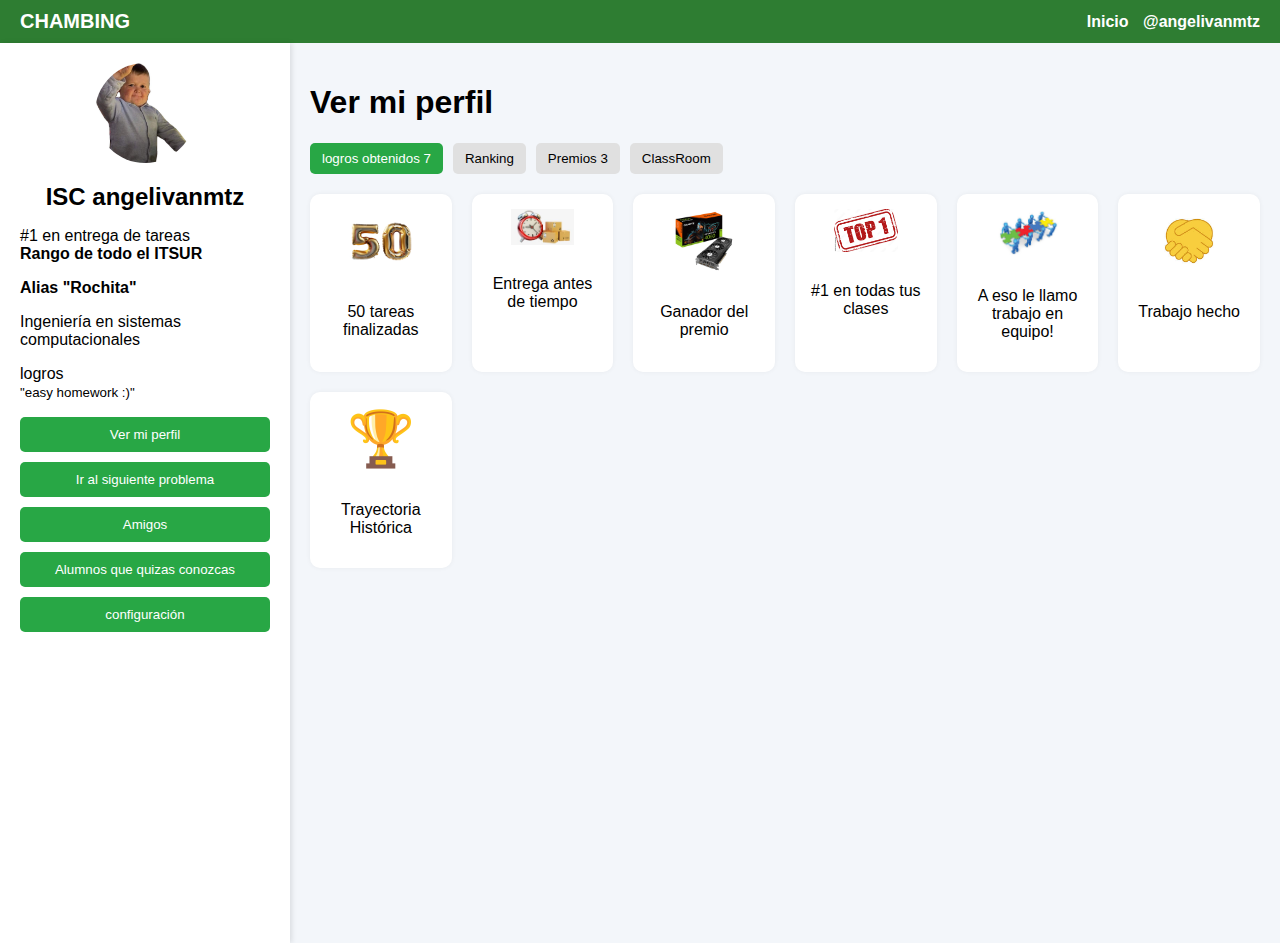
<file: index.html>
<!DOCTYPE html>
<html lang="es">
<head>
  <meta charset="UTF-8" />
  <meta name="viewport" content="width=device-width, initial-scale=1.0" />
  <title>CHAMBING-Perfil de Usuario</title>
  <link rel="stylesheet" href="csS/estilos.css" />
</head>
<body>
  <header class="header">
    <div class="navbar">
        <h1>CHAMBING</h1>
        <nav>
          <!--ESTE BOTON ES FUNCIONAL, PERMITE ABRIR LA VISTA DEL INICIO-->
            <a href="Menu.html">Inicio</a>
            <span class="user">@angelivanmtz</span>
        </nav>
    </div>
</header>
  <div class="contenedor">
    <aside class="barra-lateral">
      <div class="foto-perfil"></div>
      <h2>ISC angelivanmtz</h2>
      <p>#1 en entrega de tareas<br><strong>Rango de todo el ITSUR</strong></p>
      <p><strong>Alias "Rochita"</strong></p>
      <p>Ingeniería en sistemas computacionales</p>
      <p>logros<br><small>"easy homework :)"</small></p>
      <nav>
        <button>Ver mi perfil</button>
        <!--ESTE BOTON ES FUNCIONAL, PERMITE ABRIR LA VISTA DEL EJERCICIO-->
        <a href="ejercicio.html" target="_blank">
          <button >Ir al siguiente problema</button>
        </a>  
        <button>Amigos</button>
        <button>Alumnos que quizas conozcas</button>
        <button>configuración</button>
      </nav>
    </aside>

    <main class="perfil-principal">
      <h1>Ver mi perfil</h1>
      <div class="pestañas">
        <button class="activa">logros obtenidos <span class="insignia-cantidad">7</span></button>
        <button>Ranking</button>
        <button>Premios <span class="insignia-cantidad">3</span></button>
        <button>ClassRoom</button>
      </div>

      <div class="insignias">
        <div class="insignia">
          <img src="img/h.png"/>
          <p>50 tareas finalizadas</p>
        </div>
        <div class="insignia">
          <img src="img/a.jfif"/>
          <p>Entrega antes de tiempo</p>
        </div>
        <div class="insignia">
          <img src="img/d.jpg"/>
          <p>Ganador del premio</p>
        </div>
        <div class="insignia">
          <img src="img/t.jpg"/>
          <p>#1 en todas tus clases</p>
        </div>
        <div class="insignia">
          <img src="img/descarga.jfif"/>
          <p>A eso le llamo trabajo en equipo!</p>
        </div>
        <div class="insignia">
          <img src="img/images.jfif"/>
          <p>Trabajo hecho</p>
        </div>
        <div class="insignia">
          <img src="img/1f3c6.png"/>
          <p>Trayectoria Histórica</p>
        </div>
      </div>
    </main>
  </div>
</body>
</html>
</file>
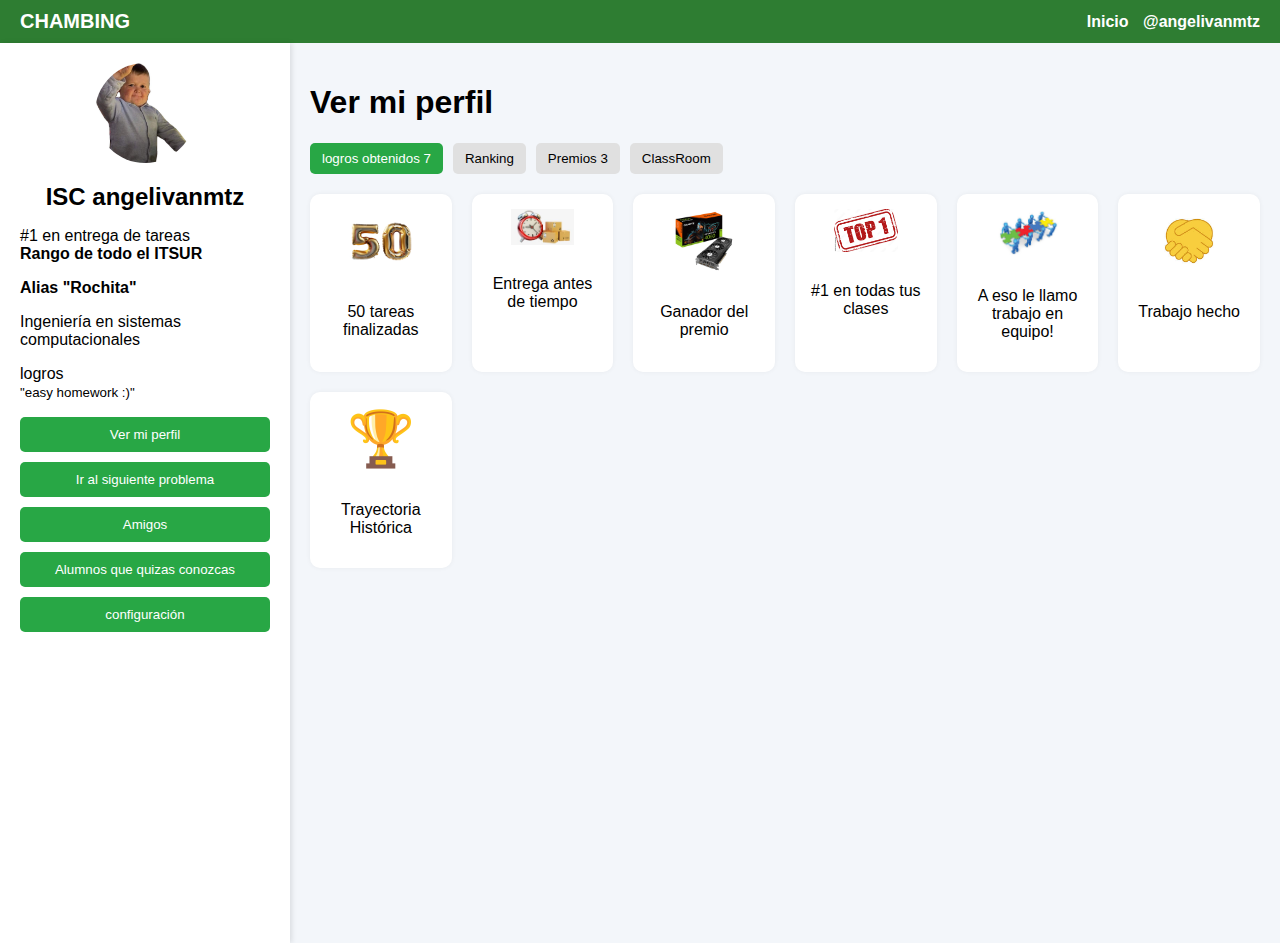
<file: Front-End-JulioCesarDiazPerez/index.html>
<!DOCTYPE html>
<html lang="es">
<head>
  <meta charset="UTF-8" />
  <meta name="viewport" content="width=device-width, initial-scale=1.0" />
  <title>CHAMBING-Perfil de Usuario</title>
  <link rel="stylesheet" href="csS/estilos.css" />
</head>
<body>
  <header class="header">
    <div class="navbar">
        <h1>CHAMBING</h1>
        <nav>
          <!--ESTE BOTON ES FUNCIONAL, PERMITE ABRIR LA VISTA DEL INICIO-->
            <a href="Menu.html">Inicio</a>
            <span class="user">@angelivanmtz</span>
        </nav>
    </div>
</header>
  <div class="contenedor">
    <aside class="barra-lateral">
      <div class="foto-perfil"></div>
      <h2>ISC angelivanmtz</h2>
      <p>#1 en entrega de tareas<br><strong>Rango de todo el ITSUR</strong></p>
      <p><strong>Alias "Rochita"</strong></p>
      <p>Ingeniería en sistemas computacionales</p>
      <p>logros<br><small>"easy homework :)"</small></p>
      <nav>
        <button>Ver mi perfil</button>
        <!--ESTE BOTON ES FUNCIONAL, PERMITE ABRIR LA VISTA DEL EJERCICIO-->
        <a href="ejercicio.html" target="_blank">
          <button >Ir al siguiente problema</button>
        </a>  
        <button>Amigos</button>
        <button>Alumnos que quizas conozcas</button>
        <button>configuración</button>
      </nav>
    </aside>

    <main class="perfil-principal">
      <h1>Ver mi perfil</h1>
      <div class="pestañas">
        <button class="activa">logros obtenidos <span class="insignia-cantidad">7</span></button>
        <button>Ranking</button>
        <button>Premios <span class="insignia-cantidad">3</span></button>
        <button>ClassRoom</button>
      </div>

      <div class="insignias">
        <div class="insignia">
          <img src="img/h.png"/>
          <p>50 tareas finalizadas</p>
        </div>
        <div class="insignia">
          <img src="img/a.jfif"/>
          <p>Entrega antes de tiempo</p>
        </div>
        <div class="insignia">
          <img src="img/d.jpg"/>
          <p>Ganador del premio</p>
        </div>
        <div class="insignia">
          <img src="img/t.jpg"/>
          <p>#1 en todas tus clases</p>
        </div>
        <div class="insignia">
          <img src="img/descarga.jfif"/>
          <p>A eso le llamo trabajo en equipo!</p>
        </div>
        <div class="insignia">
          <img src="img/images.jfif"/>
          <p>Trabajo hecho</p>
        </div>
        <div class="insignia">
          <img src="img/1f3c6.png"/>
          <p>Trayectoria Histórica</p>
        </div>
      </div>
    </main>
  </div>
</body>
</html>
</file>
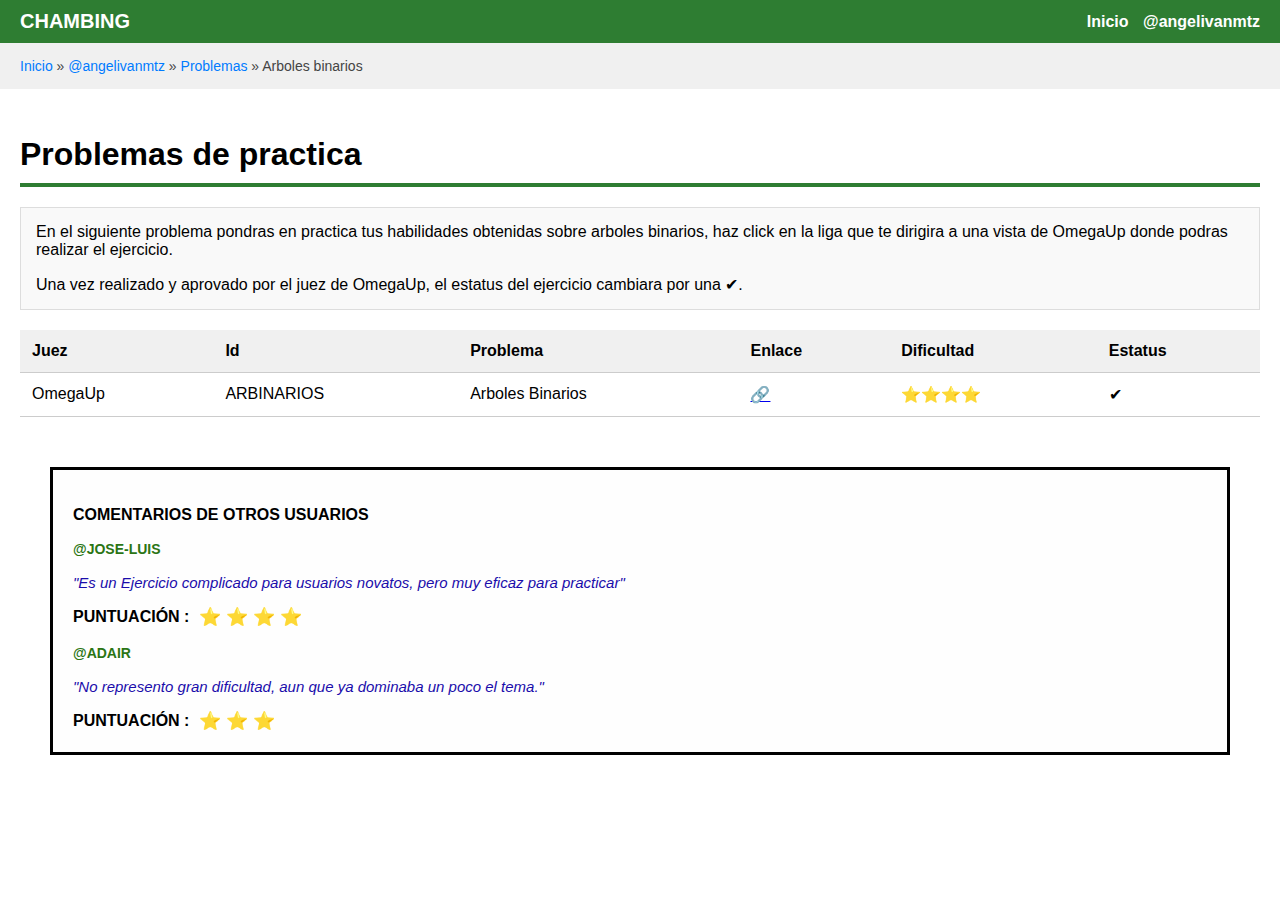
<file: ejercicio.html>
<!DOCTYPE html>
<html lang="es">
<head>
    <meta charset="UTF-8">
    <title>CHAMBING-Problema-ARBINARIOS</title>
    <link rel="stylesheet" href="csS/ejerciciostyle.css">
</head>
<body>
    <header class="header">
        <div class="navbar">
            <h1>CHAMBING</h1>
            <nav>
                <!--ESTE BOTON ES FUNCIONAL, PERMITE ABRIR LA VISTA DEL INICIO-->
                <a href="Menu.html">Inicio</a>
                <span class="user">@angelivanmtz</span>
            </nav>
        </div>
    </header>

    <main>
        <nav class="breadcrumb">
            <!--ESTE BOTON ES FUNCIONAL, PERMITE ABRIR LA VISTA DEL INICIO-->
            <a href="Menu.html">Inicio</a> »
            <!--ESTE BOTON ES FUNCIONAL, PERMITE ABRIR LA VISTA DEL PERFIL-->
            <a href="index.html">@angelivanmtz</a> »
            <a href="#">Problemas</a> »
            <span>Arboles binarios</span>
        </nav>

        <section class="main-content">
            <h2>Problemas de practica</h2>
            <hr class="line">
            <div class="notice">
                En el siguiente problema pondras en practica tus habilidades obtenidas sobre arboles binarios, haz click en la liga que te dirigira a una vista de OmegaUp donde podras realizar el ejercicio.
                <p></p>
                Una vez realizado y aprovado por el juez de OmegaUp, el estatus del ejercicio cambiara por una ✔.
            </div>

            <table>
                <thead>
                    <tr>
                        <th>Juez</th>
                        <th>Id</th>
                        <th>Problema</th>
                        <th>Enlace</th>
                        <th>Dificultad</th>
                        <th>Estatus</th>
                    </tr>
                </thead>
                <tbody>
                    <tr>
                        <td>OmegaUp</td>
                        <td>ARBINARIOS</td>
                        <td>Arboles Binarios</td>
                        <td><a href="#">🔗</a></td>
                        <td class="actions">
                            <span>⭐⭐⭐⭐</span>
                        </td>
                        <td>✔</td>
                    </tr>
                </tbody>
            </table>
        </section>
    </main>
    <section class="comments-section">
        <h3>COMENTARIOS DE OTROS USUARIOS</h3>
        <div class="comment">
            <p><span class="user">@JOSE-LUIS</span></p>
            <p class="comment-text">"Es un Ejercicio complicado para usuarios novatos, pero muy eficaz para practicar"</p>
        </div>
        <div class="rating">
            <strong>PUNTUACIÓN :</strong>
            <span class="stars">⭐ ⭐ ⭐ ⭐</span>
        </div>
        <div class="comment">
            <p><span class="user">@ADAIR</span></p>
            <p class="comment-text">"No represento gran dificultad, aun que ya dominaba un poco el tema."</p>
        </div>
        <div class="rating">
            <strong>PUNTUACIÓN :</strong>
            <span class="stars">⭐ ⭐ ⭐</span>
        </div>
    </section>
</body>
</html>
</file>
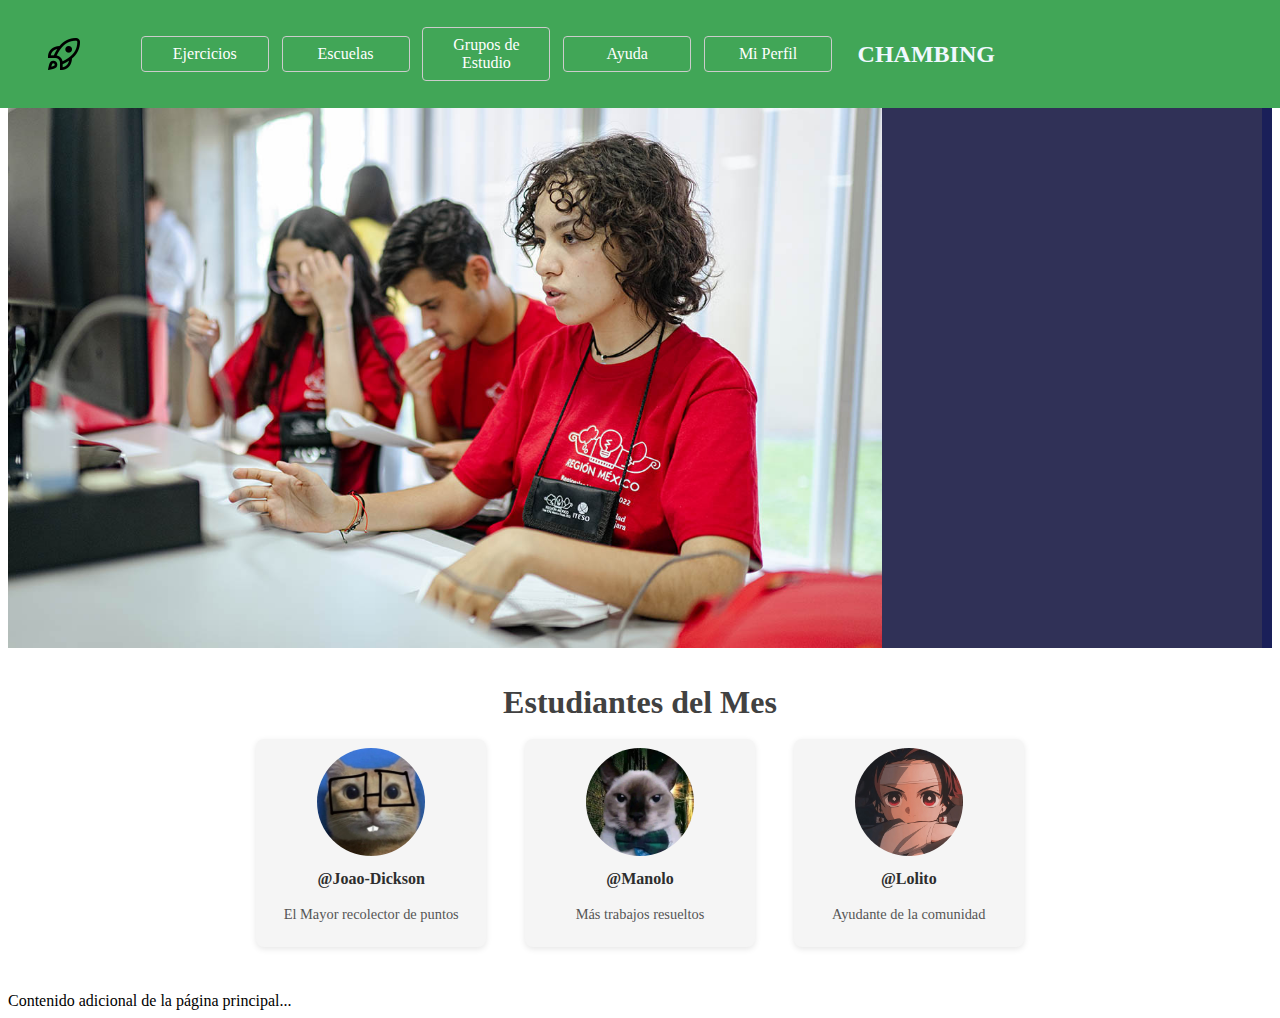
<file: Menu.html>
<!DOCTYPE html>
<html lang="es">
<head>
    <meta charset="UTF-8">
    <meta name="viewport" content="width=device-width, initial-scale=1.0">
    <title>CHAMBING-Inicio</title>
    <link rel="stylesheet" href="csS/Menu.css">
</head>
<body>

    <div class="barra-menu">
        <div class="contenedor-imagen">
            <img src="img/almuerzo-cohete.png" style="max-width: 100%; max-height: 100%;">
        </div>

        <!-- Menú con enlaces -->
        <div class="contenedor-combobox">
            <!--ESTE BOTON ES FUNCIONAL, PERMITE ABRIR LA VISTA DEL EJERCICIO-->
            <a href="ejercicio.html">Ejercicios</a>
        </div>
        <div class="contenedor-combobox">
            <a href="#">Escuelas</a>
        </div>
        <div class="contenedor-combobox">
            <a href="#">Grupos de Estudio</a>
        </div>
        <div class="contenedor-combobox">
            <a href="#">Ayuda</a>
        </div>
        <div class="contenedor-combobox">
            <!--ESTE BOTON ES FUNCIONAL, PERMITE ABRIR LA VISTA DEL PERFIL-->
            <a href="index.html">Mi Perfil</a>
        </div>

        <div class="contenedor-Slogan">
            <h2>CHAMBING</h2>
        </div>
    </div>

    <div class="contenedor-principal">
        <div class="contenedor-imagenes-deslizantes">
            <div class="imagen-deslizante" style="background-image: url('img/develoment.jpg');"></div>
            <div class="imagen-deslizante" style="background-image: url('img/Sistemas.jpg');"></div>
            <div class="imagen-deslizante" style="background-image: url('img/Clases.jpg');"> </div>
        </div>
    </div>

    <section class="estudiantes-mes"> 
        <h2>Estudiantes del Mes</h2>
        <div class="lista-estudiantes">
            <div class="estudiante-card">
                <div class="foto-container">
                    <img src="img/Erwin.jpg" alt="Estudiante 1">
                </div>
                <p class="username">@Joao-Dickson</p>
                <p class="logro">El Mayor recolector de puntos</p>
            </div>
            <div class="estudiante-card">
                <div class="foto-container">
                    <img src="img/Manolo.jpg" alt="Estudiante 2">
                </div>
                <p class="username">@Manolo</p>
                <p class="logro">Más trabajos resueltos</p>
            </div>
            <div class="estudiante-card">
                <div class="foto-container">
                    <img src="img/Lolito.jpg" alt="Estudiante 3">
                </div>
                <p class="username">@Lolito</p>
                <p class="logro">Ayudante de la comunidad</p>
            </div>
        </div>
    </section>

    <div style="margin-top: 5vh;">
        Contenido adicional de la página principal...
    </div>

</body>
</html>
</file>
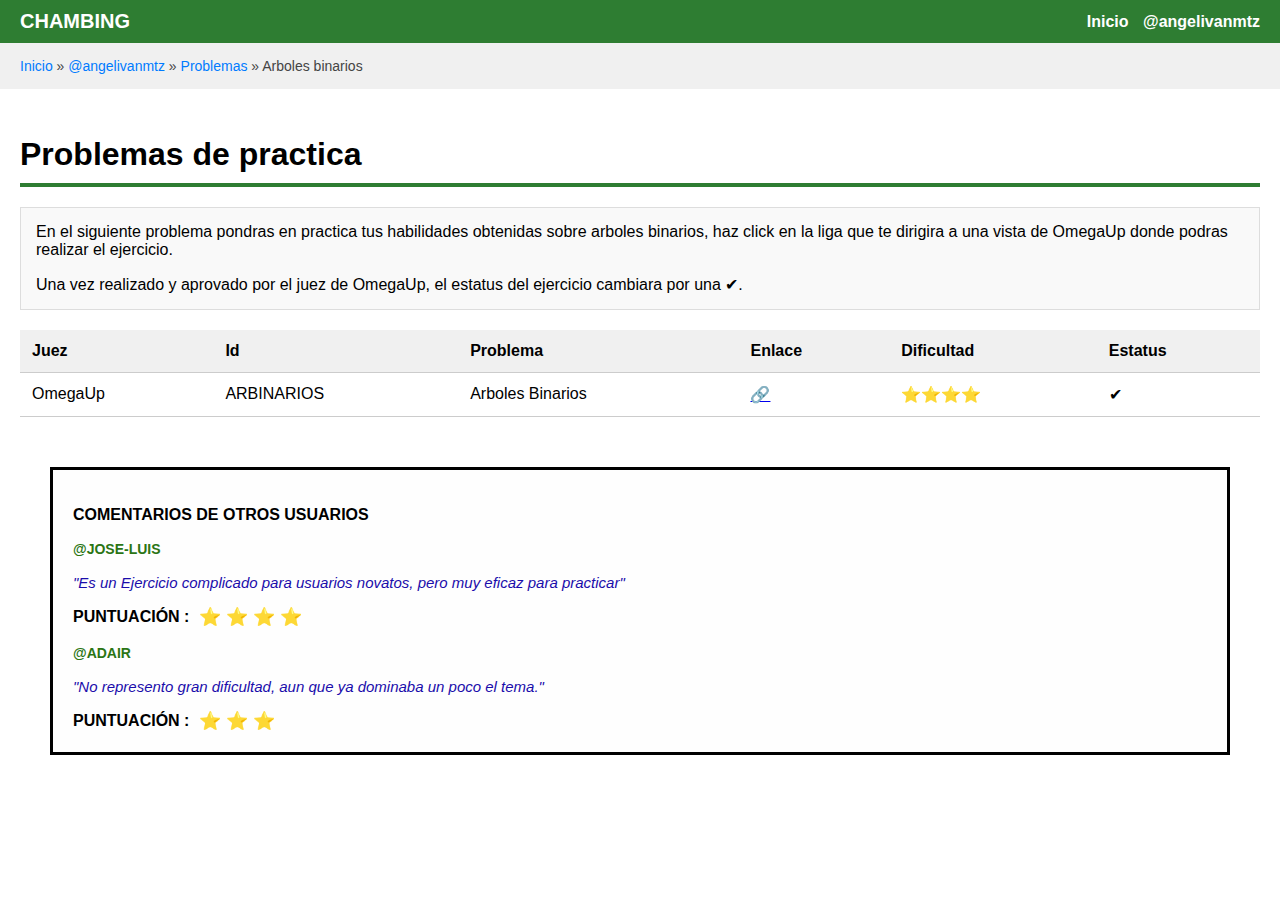
<file: Front-End-JulioCesarDiazPerez/ejercicio.html>
<!DOCTYPE html>
<html lang="es">
<head>
    <meta charset="UTF-8">
    <title>CHAMBING-Problema-ARBINARIOS</title>
    <link rel="stylesheet" href="csS/ejerciciostyle.css">
</head>
<body>
    <header class="header">
        <div class="navbar">
            <h1>CHAMBING</h1>
            <nav>
                <!--ESTE BOTON ES FUNCIONAL, PERMITE ABRIR LA VISTA DEL INICIO-->
                <a href="Menu.html">Inicio</a>
                <span class="user">@angelivanmtz</span>
            </nav>
        </div>
    </header>

    <main>
        <nav class="breadcrumb">
            <!--ESTE BOTON ES FUNCIONAL, PERMITE ABRIR LA VISTA DEL INICIO-->
            <a href="Menu.html">Inicio</a> »
            <!--ESTE BOTON ES FUNCIONAL, PERMITE ABRIR LA VISTA DEL PERFIL-->
            <a href="index.html">@angelivanmtz</a> »
            <a href="#">Problemas</a> »
            <span>Arboles binarios</span>
        </nav>

        <section class="main-content">
            <h2>Problemas de practica</h2>
            <hr class="line">
            <div class="notice">
                En el siguiente problema pondras en practica tus habilidades obtenidas sobre arboles binarios, haz click en la liga que te dirigira a una vista de OmegaUp donde podras realizar el ejercicio.
                <p></p>
                Una vez realizado y aprovado por el juez de OmegaUp, el estatus del ejercicio cambiara por una ✔.
            </div>

            <table>
                <thead>
                    <tr>
                        <th>Juez</th>
                        <th>Id</th>
                        <th>Problema</th>
                        <th>Enlace</th>
                        <th>Dificultad</th>
                        <th>Estatus</th>
                    </tr>
                </thead>
                <tbody>
                    <tr>
                        <td>OmegaUp</td>
                        <td>ARBINARIOS</td>
                        <td>Arboles Binarios</td>
                        <td><a href="#">🔗</a></td>
                        <td class="actions">
                            <span>⭐⭐⭐⭐</span>
                        </td>
                        <td>✔</td>
                    </tr>
                </tbody>
            </table>
        </section>
    </main>
    <section class="comments-section">
        <h3>COMENTARIOS DE OTROS USUARIOS</h3>
        <div class="comment">
            <p><span class="user">@JOSE-LUIS</span></p>
            <p class="comment-text">"Es un Ejercicio complicado para usuarios novatos, pero muy eficaz para practicar"</p>
        </div>
        <div class="rating">
            <strong>PUNTUACIÓN :</strong>
            <span class="stars">⭐ ⭐ ⭐ ⭐</span>
        </div>
        <div class="comment">
            <p><span class="user">@ADAIR</span></p>
            <p class="comment-text">"No represento gran dificultad, aun que ya dominaba un poco el tema."</p>
        </div>
        <div class="rating">
            <strong>PUNTUACIÓN :</strong>
            <span class="stars">⭐ ⭐ ⭐</span>
        </div>
    </section>
</body>
</html>
</file>
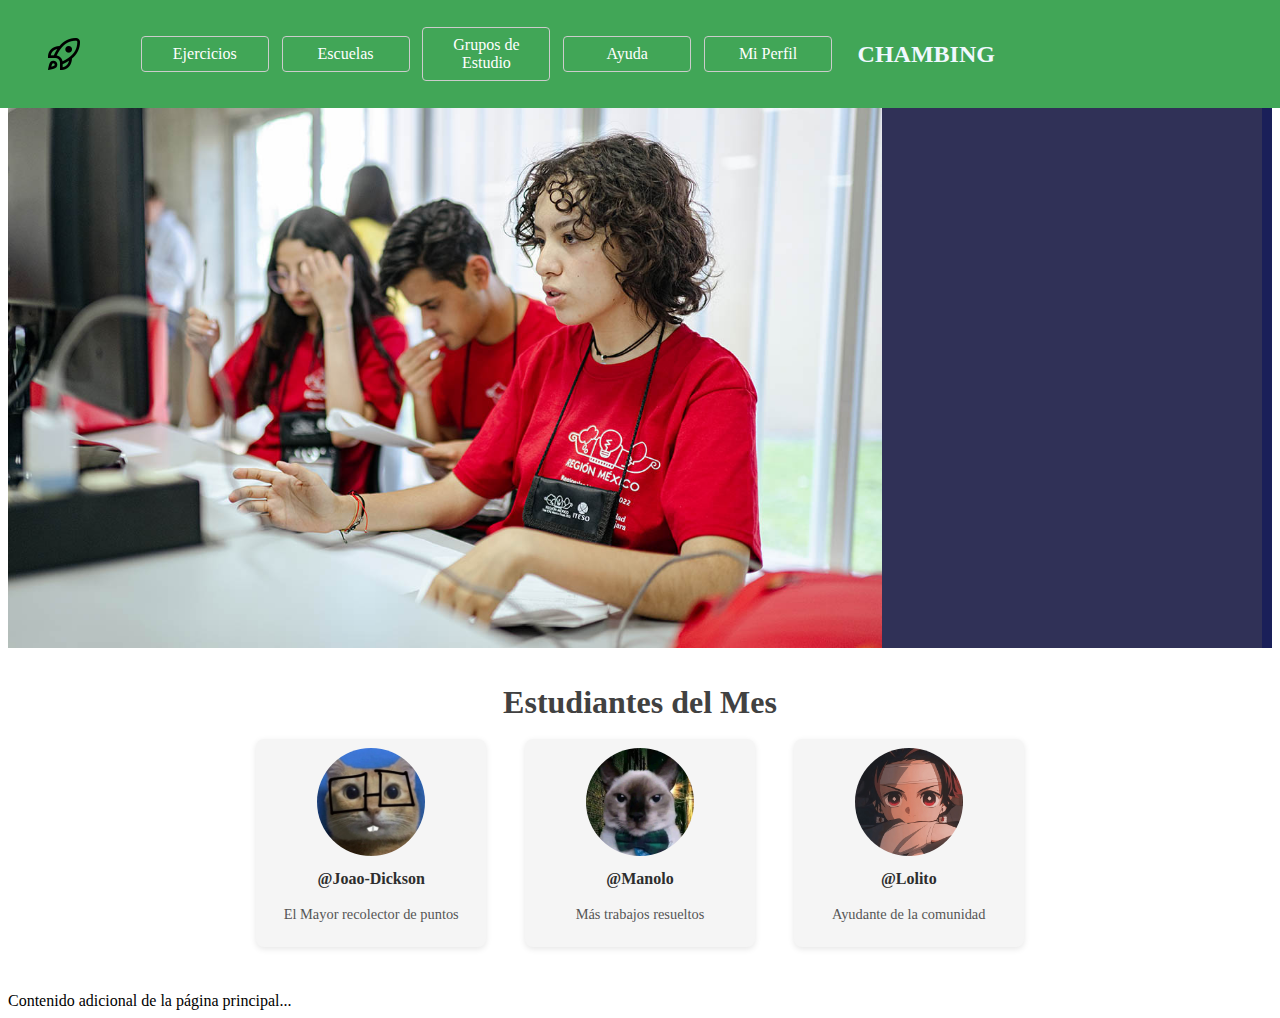
<file: Front-End-JulioCesarDiazPerez/Menu.html>
<!DOCTYPE html>
<html lang="es">
<head>
    <meta charset="UTF-8">
    <meta name="viewport" content="width=device-width, initial-scale=1.0">
    <title>CHAMBING-Inicio</title>
    <link rel="stylesheet" href="csS/Menu.css">
</head>
<body>

    <div class="barra-menu">
        <div class="contenedor-imagen">
            <img src="img/almuerzo-cohete.png" style="max-width: 100%; max-height: 100%;">
        </div>

        <!-- Menú con enlaces -->
        <div class="contenedor-combobox">
            <!--ESTE BOTON ES FUNCIONAL, PERMITE ABRIR LA VISTA DEL EJERCICIO-->
            <a href="ejercicio.html">Ejercicios</a>
        </div>
        <div class="contenedor-combobox">
            <a href="#">Escuelas</a>
        </div>
        <div class="contenedor-combobox">
            <a href="#">Grupos de Estudio</a>
        </div>
        <div class="contenedor-combobox">
            <a href="#">Ayuda</a>
        </div>
        <div class="contenedor-combobox">
            <!--ESTE BOTON ES FUNCIONAL, PERMITE ABRIR LA VISTA DEL PERFIL-->
            <a href="index.html">Mi Perfil</a>
        </div>

        <div class="contenedor-Slogan">
            <h2>CHAMBING</h2>
        </div>
    </div>

    <div class="contenedor-principal">
        <div class="contenedor-imagenes-deslizantes">
            <div class="imagen-deslizante" style="background-image: url('img/develoment.jpg');"></div>
            <div class="imagen-deslizante" style="background-image: url('img/Sistemas.jpg');"></div>
            <div class="imagen-deslizante" style="background-image: url('img/Clases.jpg');"> </div>
        </div>
    </div>

    <section class="estudiantes-mes"> 
        <h2>Estudiantes del Mes</h2>
        <div class="lista-estudiantes">
            <div class="estudiante-card">
                <div class="foto-container">
                    <img src="img/Erwin.jpg" alt="Estudiante 1">
                </div>
                <p class="username">@Joao-Dickson</p>
                <p class="logro">El Mayor recolector de puntos</p>
            </div>
            <div class="estudiante-card">
                <div class="foto-container">
                    <img src="img/Manolo.jpg" alt="Estudiante 2">
                </div>
                <p class="username">@Manolo</p>
                <p class="logro">Más trabajos resueltos</p>
            </div>
            <div class="estudiante-card">
                <div class="foto-container">
                    <img src="img/Lolito.jpg" alt="Estudiante 3">
                </div>
                <p class="username">@Lolito</p>
                <p class="logro">Ayudante de la comunidad</p>
            </div>
        </div>
    </section>

    <div style="margin-top: 5vh;">
        Contenido adicional de la página principal...
    </div>

</body>
</html>
</file>
<file: csS/estilos.css>
body {
  font-family: 'Segoe UI', sans-serif;
  background: #f3f6fa;
  margin: 0;
  padding: 0;
}

.contenedor {
  display: flex;
  min-height: 100vh;
}

.navbar {
  background-color: #2e7d32;
  color: white;
  display: flex;
  justify-content: space-between;
  align-items: center;
  padding: 10px 20px;
}

.navbar h1 {
  margin: 0;
  font-size: 20px;
}

.navbar nav a,
.navbar .user {
  color: white;
  margin-left: 10px;
  text-decoration: none;
  font-weight: bold;
}

.barra-lateral {
  width: 250px;
  background: #fff;
  padding: 20px;
  box-shadow: 2px 0 5px rgba(0,0,0,0.1);
}

.foto-perfil {
  width: 100px;
  height: 100px;
  background: url('../img/fs.jpg') center/cover no-repeat;
  margin: 0 auto 20px;
  border-radius: 50%;
}

.barra-lateral h2 {
  text-align: center;
  margin: 10px 0;
}

.barra-lateral button {
  width: 100%;
  padding: 10px;
  margin-bottom: 10px;
  background: #28a745;
  color: white;
  border: none;
  border-radius: 5px;
  cursor: pointer;
}

.barra-lateral button:hover {
  background: #218838;
}

.perfil-principal {
  flex: 1;
  padding: 20px;
}

.pestañas {
  display: flex;
  gap: 10px;
  margin-bottom: 20px;
}

.pestañas button {
  padding: 8px 12px;
  border: none;
  background: #e0e0e0;
  border-radius: 5px;
  cursor: pointer;
}

.pestañas button.activa {
  background: #28a745;
  color: white;
}

.insignias {
  display: grid;
  grid-template-columns: repeat(auto-fit, minmax(140px, 1fr));
  gap: 20px;
}

.insignia {
  background: #fff;
  padding: 15px;
  text-align: center;
  border-radius: 10px;
  box-shadow: 0 0 5px rgba(0,0,0,0.05);
}

.insignia img {
  max-width: 64px;
  margin-bottom: 10px;
}
</file>
<file: Front-End-JulioCesarDiazPerez/csS/estilos.css>
body {
  font-family: 'Segoe UI', sans-serif;
  background: #f3f6fa;
  margin: 0;
  padding: 0;
}

.contenedor {
  display: flex;
  min-height: 100vh;
}

.navbar {
  background-color: #2e7d32;
  color: white;
  display: flex;
  justify-content: space-between;
  align-items: center;
  padding: 10px 20px;
}

.navbar h1 {
  margin: 0;
  font-size: 20px;
}

.navbar nav a,
.navbar .user {
  color: white;
  margin-left: 10px;
  text-decoration: none;
  font-weight: bold;
}

.barra-lateral {
  width: 250px;
  background: #fff;
  padding: 20px;
  box-shadow: 2px 0 5px rgba(0,0,0,0.1);
}

.foto-perfil {
  width: 100px;
  height: 100px;
  background: url('../img/fs.jpg') center/cover no-repeat;
  margin: 0 auto 20px;
  border-radius: 50%;
}

.barra-lateral h2 {
  text-align: center;
  margin: 10px 0;
}

.barra-lateral button {
  width: 100%;
  padding: 10px;
  margin-bottom: 10px;
  background: #28a745;
  color: white;
  border: none;
  border-radius: 5px;
  cursor: pointer;
}

.barra-lateral button:hover {
  background: #218838;
}

.perfil-principal {
  flex: 1;
  padding: 20px;
}

.pestañas {
  display: flex;
  gap: 10px;
  margin-bottom: 20px;
}

.pestañas button {
  padding: 8px 12px;
  border: none;
  background: #e0e0e0;
  border-radius: 5px;
  cursor: pointer;
}

.pestañas button.activa {
  background: #28a745;
  color: white;
}

.insignias {
  display: grid;
  grid-template-columns: repeat(auto-fit, minmax(140px, 1fr));
  gap: 20px;
}

.insignia {
  background: #fff;
  padding: 15px;
  text-align: center;
  border-radius: 10px;
  box-shadow: 0 0 5px rgba(0,0,0,0.05);
}

.insignia img {
  max-width: 64px;
  margin-bottom: 10px;
}
</file>
<file: csS/ejerciciostyle.css>
body {
    font-family: Arial, sans-serif;
    margin: 0;
    padding: 0;
    background-color: #fff;
}

.top-bar {
    background-color: #4B0082;
    color: white;
    padding: 5px 15px;
    font-size: 12px;
    display: flex;
    justify-content: space-between;
}

.navbar {
    background-color: #2e7d32;
    color: white;
    display: flex;
    justify-content: space-between;
    align-items: center;
    padding: 10px 20px;
}

.navbar h1 {
    margin: 0;
    font-size: 20px;
}

.navbar nav a,
.navbar .user {
    color: white;
    margin-left: 10px;
    text-decoration: none;
    font-weight: bold;
}

.breadcrumb {
    font-size: 14px;
    padding: 15px 20px;
    background-color: #f0f0f0;
    color: #444;
}

.breadcrumb a {
    text-decoration: none;
    color: #007BFF;
}

.main-content {
    padding: 20px;
}

.main-content h2 {
    font-size: 32px;
    margin-bottom: 10px;
}

.line {
    height: 4px;
    background-color: #2e7d32;
    width: 100%;
    border: none;
    margin-bottom: 20px;
}

.notice {
    background-color: #f9f9f9;
    padding: 15px;
    border: 1px solid #ddd;
    margin-bottom: 20px;
}

table {
    width: 100%;
    border-collapse: collapse;
}

thead {
    background-color: #f0f0f0;
}

th, td {
    padding: 12px;
    border-bottom: 1px solid #ccc;
    text-align: left;
}

.actions {
    display: flex;
    gap: 10px;
    align-items: center;
}

.comments-section {
    border: 3px solid black;
    margin: 30px 50px;
    padding: 20px;
    background-color: #fefefe;
}

.comments-section h3 {
    font-size: 16px;
    font-weight: bold;
    margin-bottom: 15px;
}

.comment {
    margin-bottom: 15px;
}

.comment .user {
    color: #2b7514;
    font-weight: bold;
    font-size: 14px;
}

.comment .comment-text {
    color: #1a0dab;
    font-size: 15px;
    font-style: italic;
}

.rating {
    font-size: 16px;
    display: flex;
    align-items: center;
    gap: 10px;
}

.rating .stars {
    color: gold;
    font-size: 18px;
}
</file>
<file: csS/Menu.css>
.barra-menu {
    position: fixed;
    top: 0;
    left: 0;
    width: 100%;
    height: 12vh;
    background-color: rgb(65, 166, 87);
    display: flex;
    align-items: center;
    z-index: 1000;
    padding-left: 10vw;
    box-sizing: border-box;
}

.contenedor-imagen {
    position: absolute;
    top: 0;
    left: 0;
    height: 12vh;
    width: 10vw;
    display: flex;
    justify-content: center;
    align-items: center;
}

.contenedor-combobox {
    width: 10vw;
    margin-left: 1vw;
    display: flex;
    align-items: center;
    justify-content: center;
}

/* Estilo para los enlaces en lugar de los selects */
.contenedor-combobox a {
    font-family: Georgia, 'Times New Roman', Times, serif;
    color: white;
    text-decoration: none;
    font-size: 1rem;
    padding: 8px;
    border: 1px solid #ccc;
    border-radius: 4px;
    background-color: rgb(65, 166, 87);
    display: block;
    text-align: center;
    width: 100%;
    box-sizing: border-box;
}

.contenedor-combobox a:hover {
    background-color: rgb(75, 180, 100);
}

.contenedor-Slogan {
    padding-left: 2vw;
    font-family: Georgia, 'Times New Roman', Times, serif;
    color: aliceblue;
}

/* El resto se mantiene igual */
.contenedor-principal {
    width: 100%;
    height: 60vh;
    overflow: hidden;
    position: relative;
    margin-top: 12vh;
    background-color: rgb(48, 49, 87);
}

.contenedor-imagenes-deslizantes {
    position: absolute;
    top: 0;
    left: 0;
    width: calc(100vw * 3);
    height: 60vh;
    display: flex;
    animation: desplazarMultiple 12s infinite alternate linear;
    margin-left: -2vw;
}

.imagen-deslizante {
    width: 100vw;
    height: 60vh;
    background-size: contain;
    background-repeat: no-repeat;
    margin-right: 2vw;
    box-sizing: border-box;
}

@keyframes desplazarMultiple {
    0% {
        transform: translateX(0);
    }
    100% {
        transform: translateX(calc(-100vw * 2));
    }
}

/* Estudiantes del Mes */
.estudiantes-mes {
    margin: 4vh auto 0;
    text-align: center;
}
.estudiantes-mes h2 {
    font-size: 2rem;
    color: #414141;
    margin-bottom: 2vh;
}

.lista-estudiantes {
    display: flex;
    justify-content: center;
    gap: 3vw;
}

.estudiante-card {
    width: 18vw;
    max-height: 25vh;
    background: #f5f5f5;
    border-radius: 8px;
    box-shadow: 0 2px 6px rgba(0,0,0,0.1);
    padding: 1vh 1vw;
    box-sizing: border-box;
    display: flex;
    flex-direction: column;
    align-items: center;
    overflow: hidden;
}

.foto-container {
    width: 12vh;
    height: 12vh;
    border-radius: 50%;
    overflow: hidden;
    flex-shrink: 0;
    margin-bottom: 1vh;
}

.foto-container img {
    width: 100%;
    height: 100%;
    object-fit: cover;
}

.estudiante-card .username {
    margin: 0.5vh 0 0.5vh;
    font-weight: bold;
    color: #2d2d2d;
}

.estudiante-card .logro {
    font-size: 0.9rem;
    color: #555;
    text-align: center;
}
</file>
<file: Front-End-JulioCesarDiazPerez/csS/ejerciciostyle.css>
body {
    font-family: Arial, sans-serif;
    margin: 0;
    padding: 0;
    background-color: #fff;
}

.top-bar {
    background-color: #4B0082;
    color: white;
    padding: 5px 15px;
    font-size: 12px;
    display: flex;
    justify-content: space-between;
}

.navbar {
    background-color: #2e7d32;
    color: white;
    display: flex;
    justify-content: space-between;
    align-items: center;
    padding: 10px 20px;
}

.navbar h1 {
    margin: 0;
    font-size: 20px;
}

.navbar nav a,
.navbar .user {
    color: white;
    margin-left: 10px;
    text-decoration: none;
    font-weight: bold;
}

.breadcrumb {
    font-size: 14px;
    padding: 15px 20px;
    background-color: #f0f0f0;
    color: #444;
}

.breadcrumb a {
    text-decoration: none;
    color: #007BFF;
}

.main-content {
    padding: 20px;
}

.main-content h2 {
    font-size: 32px;
    margin-bottom: 10px;
}

.line {
    height: 4px;
    background-color: #2e7d32;
    width: 100%;
    border: none;
    margin-bottom: 20px;
}

.notice {
    background-color: #f9f9f9;
    padding: 15px;
    border: 1px solid #ddd;
    margin-bottom: 20px;
}

table {
    width: 100%;
    border-collapse: collapse;
}

thead {
    background-color: #f0f0f0;
}

th, td {
    padding: 12px;
    border-bottom: 1px solid #ccc;
    text-align: left;
}

.actions {
    display: flex;
    gap: 10px;
    align-items: center;
}

.comments-section {
    border: 3px solid black;
    margin: 30px 50px;
    padding: 20px;
    background-color: #fefefe;
}

.comments-section h3 {
    font-size: 16px;
    font-weight: bold;
    margin-bottom: 15px;
}

.comment {
    margin-bottom: 15px;
}

.comment .user {
    color: #2b7514;
    font-weight: bold;
    font-size: 14px;
}

.comment .comment-text {
    color: #1a0dab;
    font-size: 15px;
    font-style: italic;
}

.rating {
    font-size: 16px;
    display: flex;
    align-items: center;
    gap: 10px;
}

.rating .stars {
    color: gold;
    font-size: 18px;
}
</file>
<file: Front-End-JulioCesarDiazPerez/csS/Menu.css>
.barra-menu {
    position: fixed;
    top: 0;
    left: 0;
    width: 100%;
    height: 12vh;
    background-color: rgb(65, 166, 87);
    display: flex;
    align-items: center;
    z-index: 1000;
    padding-left: 10vw;
    box-sizing: border-box;
}

.contenedor-imagen {
    position: absolute;
    top: 0;
    left: 0;
    height: 12vh;
    width: 10vw;
    display: flex;
    justify-content: center;
    align-items: center;
}

.contenedor-combobox {
    width: 10vw;
    margin-left: 1vw;
    display: flex;
    align-items: center;
    justify-content: center;
}

/* Estilo para los enlaces en lugar de los selects */
.contenedor-combobox a {
    font-family: Georgia, 'Times New Roman', Times, serif;
    color: white;
    text-decoration: none;
    font-size: 1rem;
    padding: 8px;
    border: 1px solid #ccc;
    border-radius: 4px;
    background-color: rgb(65, 166, 87);
    display: block;
    text-align: center;
    width: 100%;
    box-sizing: border-box;
}

.contenedor-combobox a:hover {
    background-color: rgb(75, 180, 100);
}

.contenedor-Slogan {
    padding-left: 2vw;
    font-family: Georgia, 'Times New Roman', Times, serif;
    color: aliceblue;
}

/* El resto se mantiene igual */
.contenedor-principal {
    width: 100%;
    height: 60vh;
    overflow: hidden;
    position: relative;
    margin-top: 12vh;
    background-color: rgb(48, 49, 87);
}

.contenedor-imagenes-deslizantes {
    position: absolute;
    top: 0;
    left: 0;
    width: calc(100vw * 3);
    height: 60vh;
    display: flex;
    animation: desplazarMultiple 12s infinite alternate linear;
    margin-left: -2vw;
}

.imagen-deslizante {
    width: 100vw;
    height: 60vh;
    background-size: contain;
    background-repeat: no-repeat;
    margin-right: 2vw;
    box-sizing: border-box;
}

@keyframes desplazarMultiple {
    0% {
        transform: translateX(0);
    }
    100% {
        transform: translateX(calc(-100vw * 2));
    }
}

/* Estudiantes del Mes */
.estudiantes-mes {
    margin: 4vh auto 0;
    text-align: center;
}
.estudiantes-mes h2 {
    font-size: 2rem;
    color: #414141;
    margin-bottom: 2vh;
}

.lista-estudiantes {
    display: flex;
    justify-content: center;
    gap: 3vw;
}

.estudiante-card {
    width: 18vw;
    max-height: 25vh;
    background: #f5f5f5;
    border-radius: 8px;
    box-shadow: 0 2px 6px rgba(0,0,0,0.1);
    padding: 1vh 1vw;
    box-sizing: border-box;
    display: flex;
    flex-direction: column;
    align-items: center;
    overflow: hidden;
}

.foto-container {
    width: 12vh;
    height: 12vh;
    border-radius: 50%;
    overflow: hidden;
    flex-shrink: 0;
    margin-bottom: 1vh;
}

.foto-container img {
    width: 100%;
    height: 100%;
    object-fit: cover;
}

.estudiante-card .username {
    margin: 0.5vh 0 0.5vh;
    font-weight: bold;
    color: #2d2d2d;
}

.estudiante-card .logro {
    font-size: 0.9rem;
    color: #555;
    text-align: center;
}
</file>
